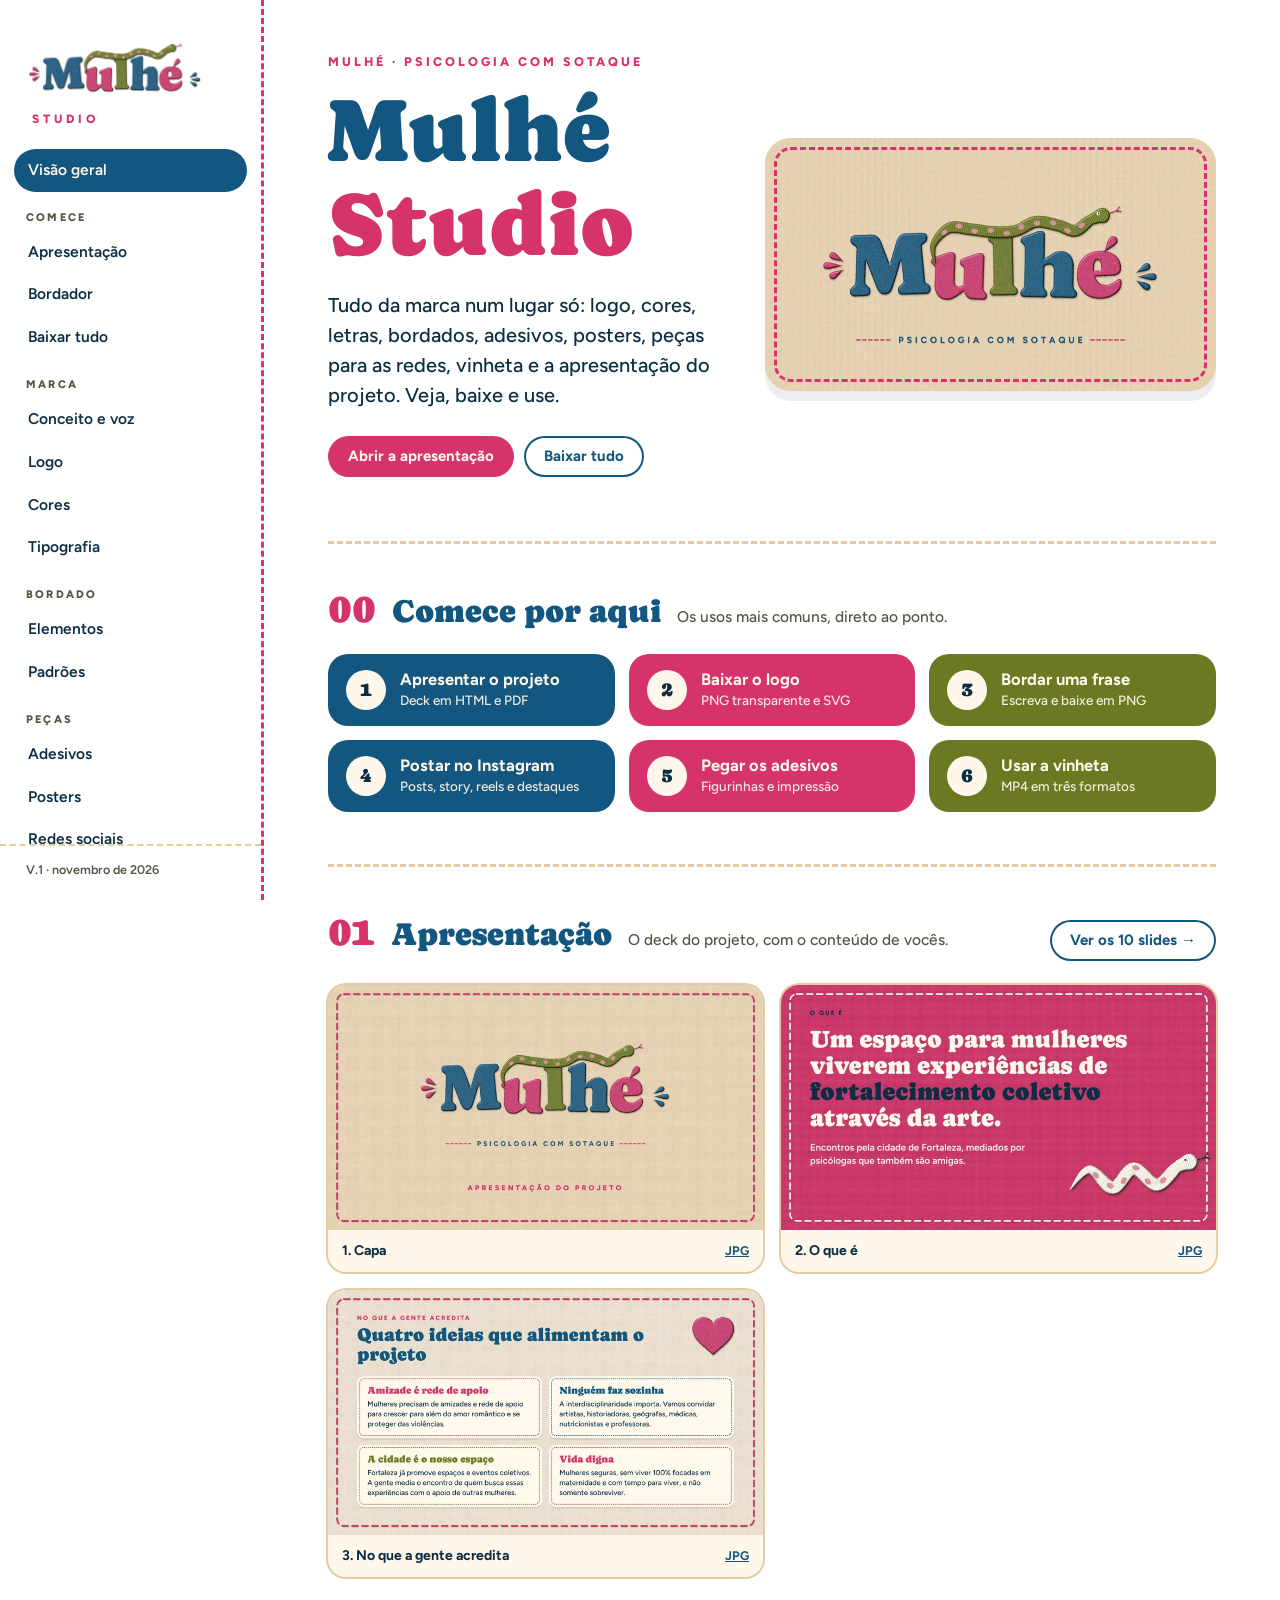
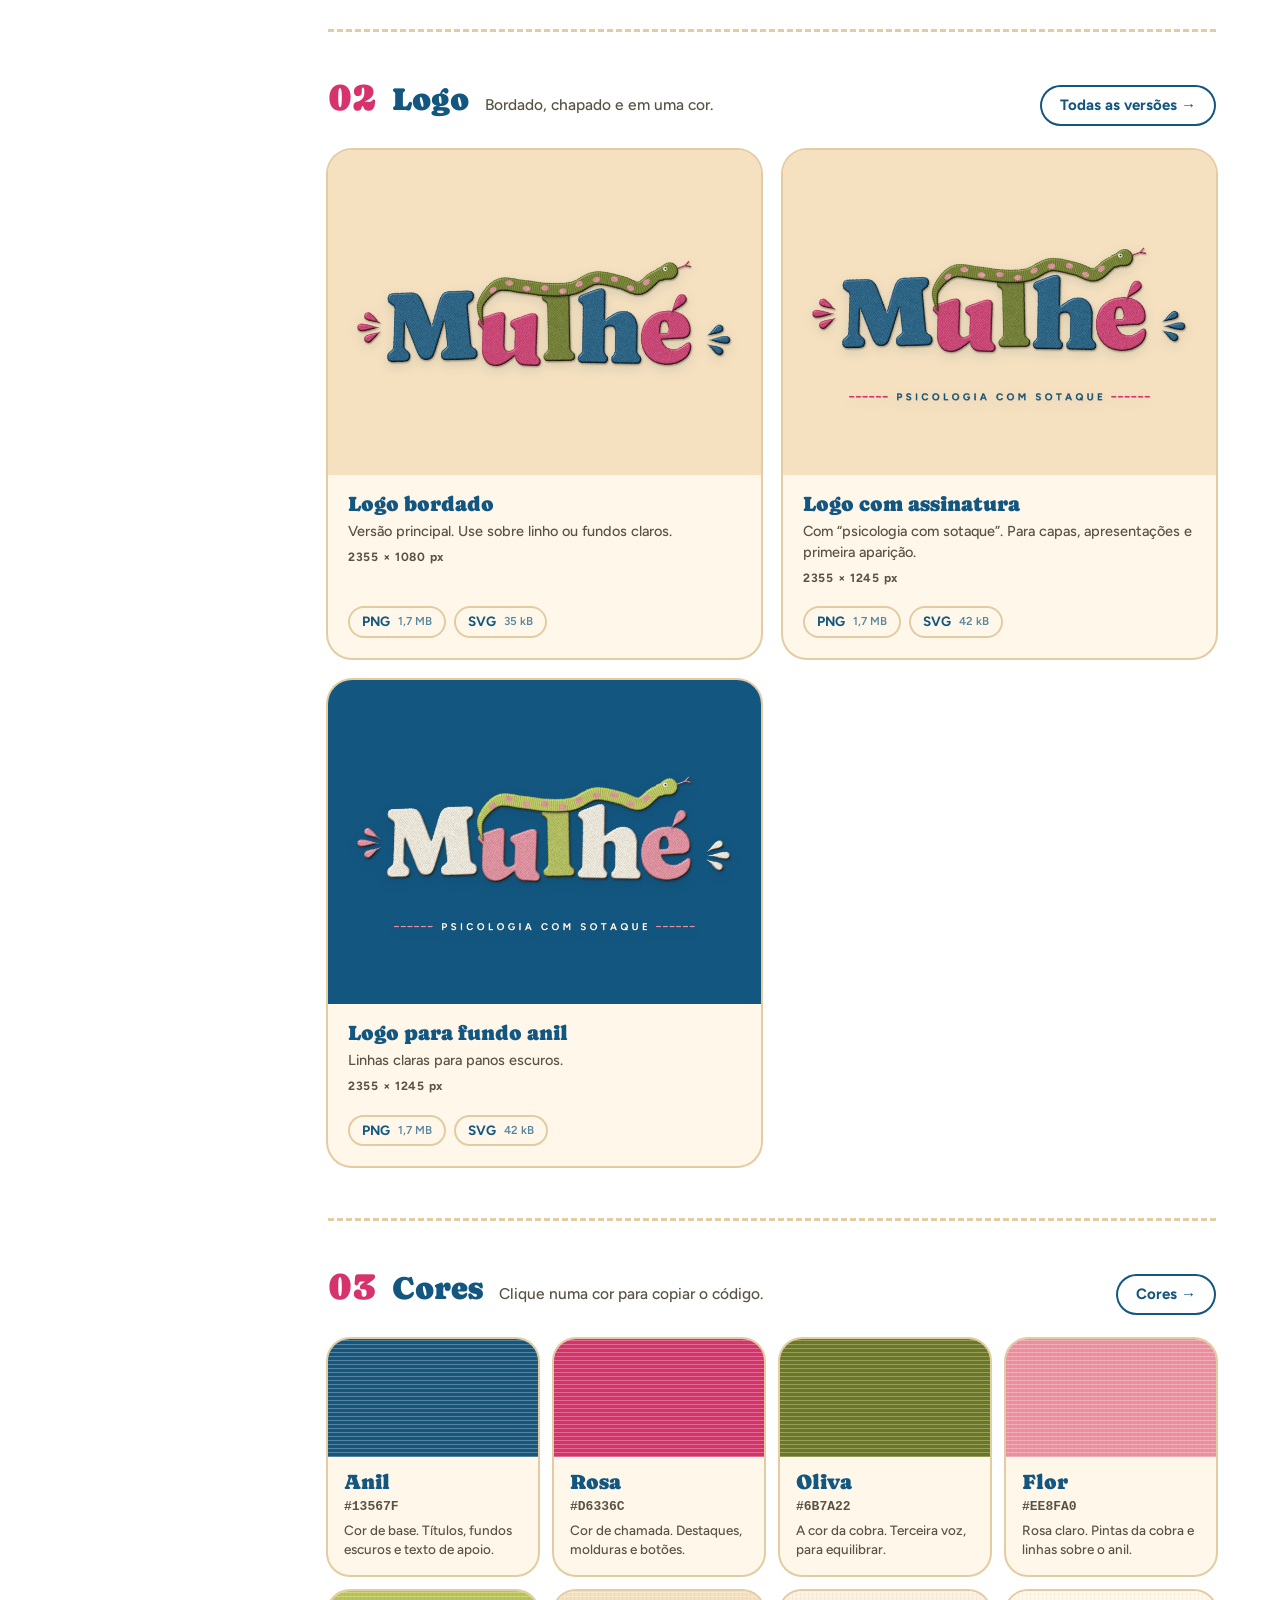
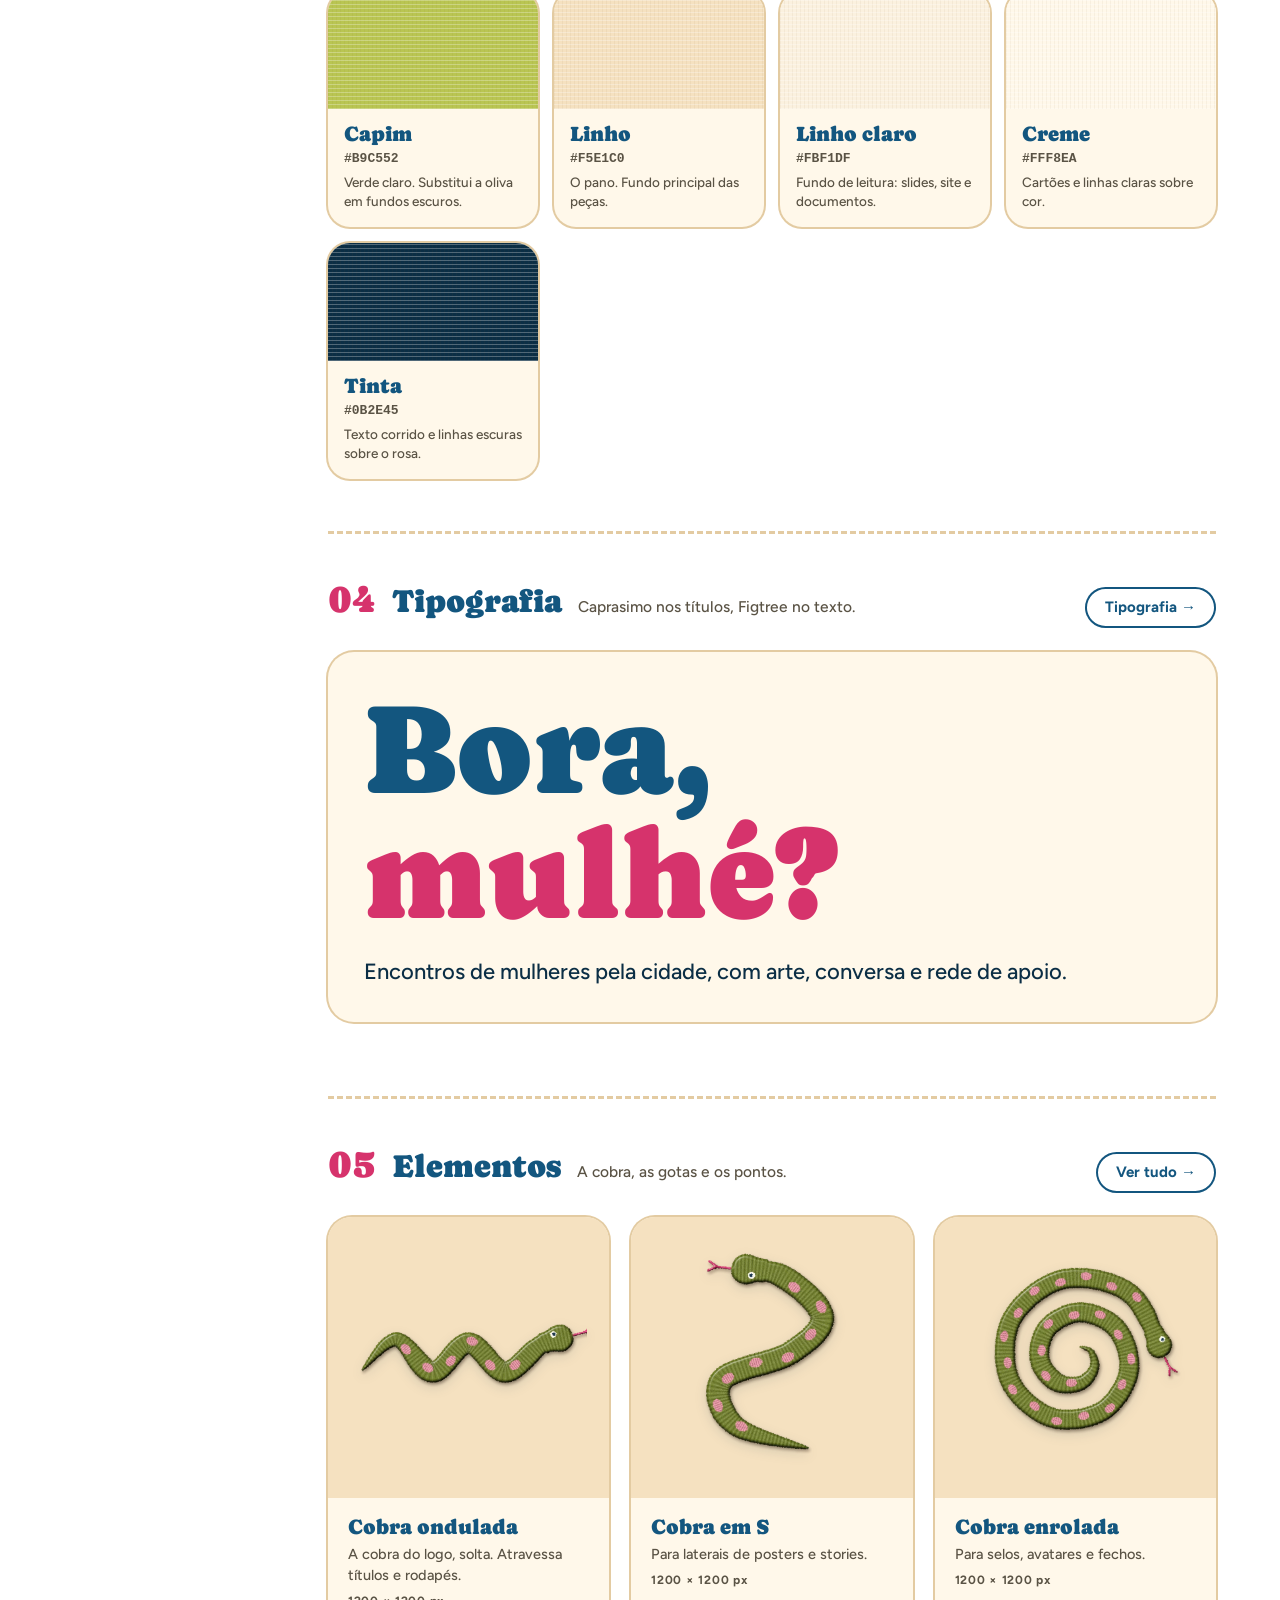
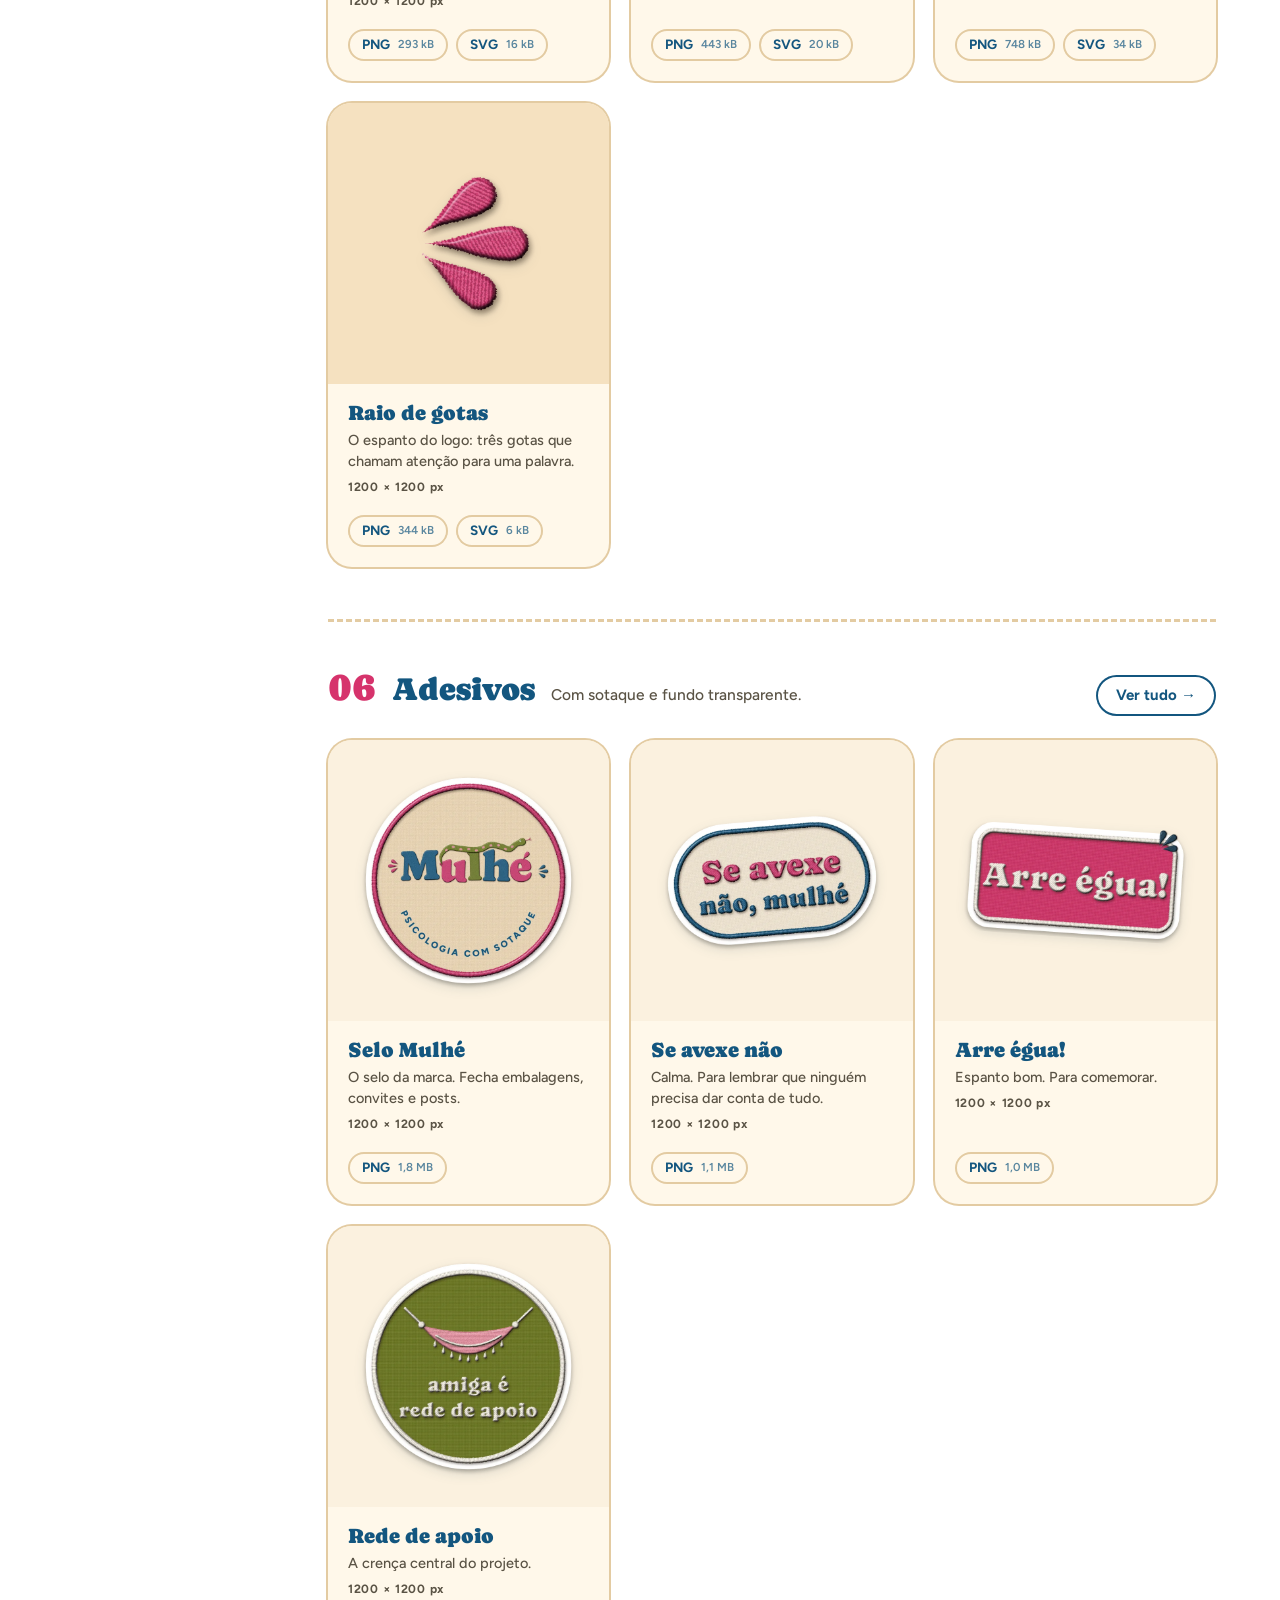
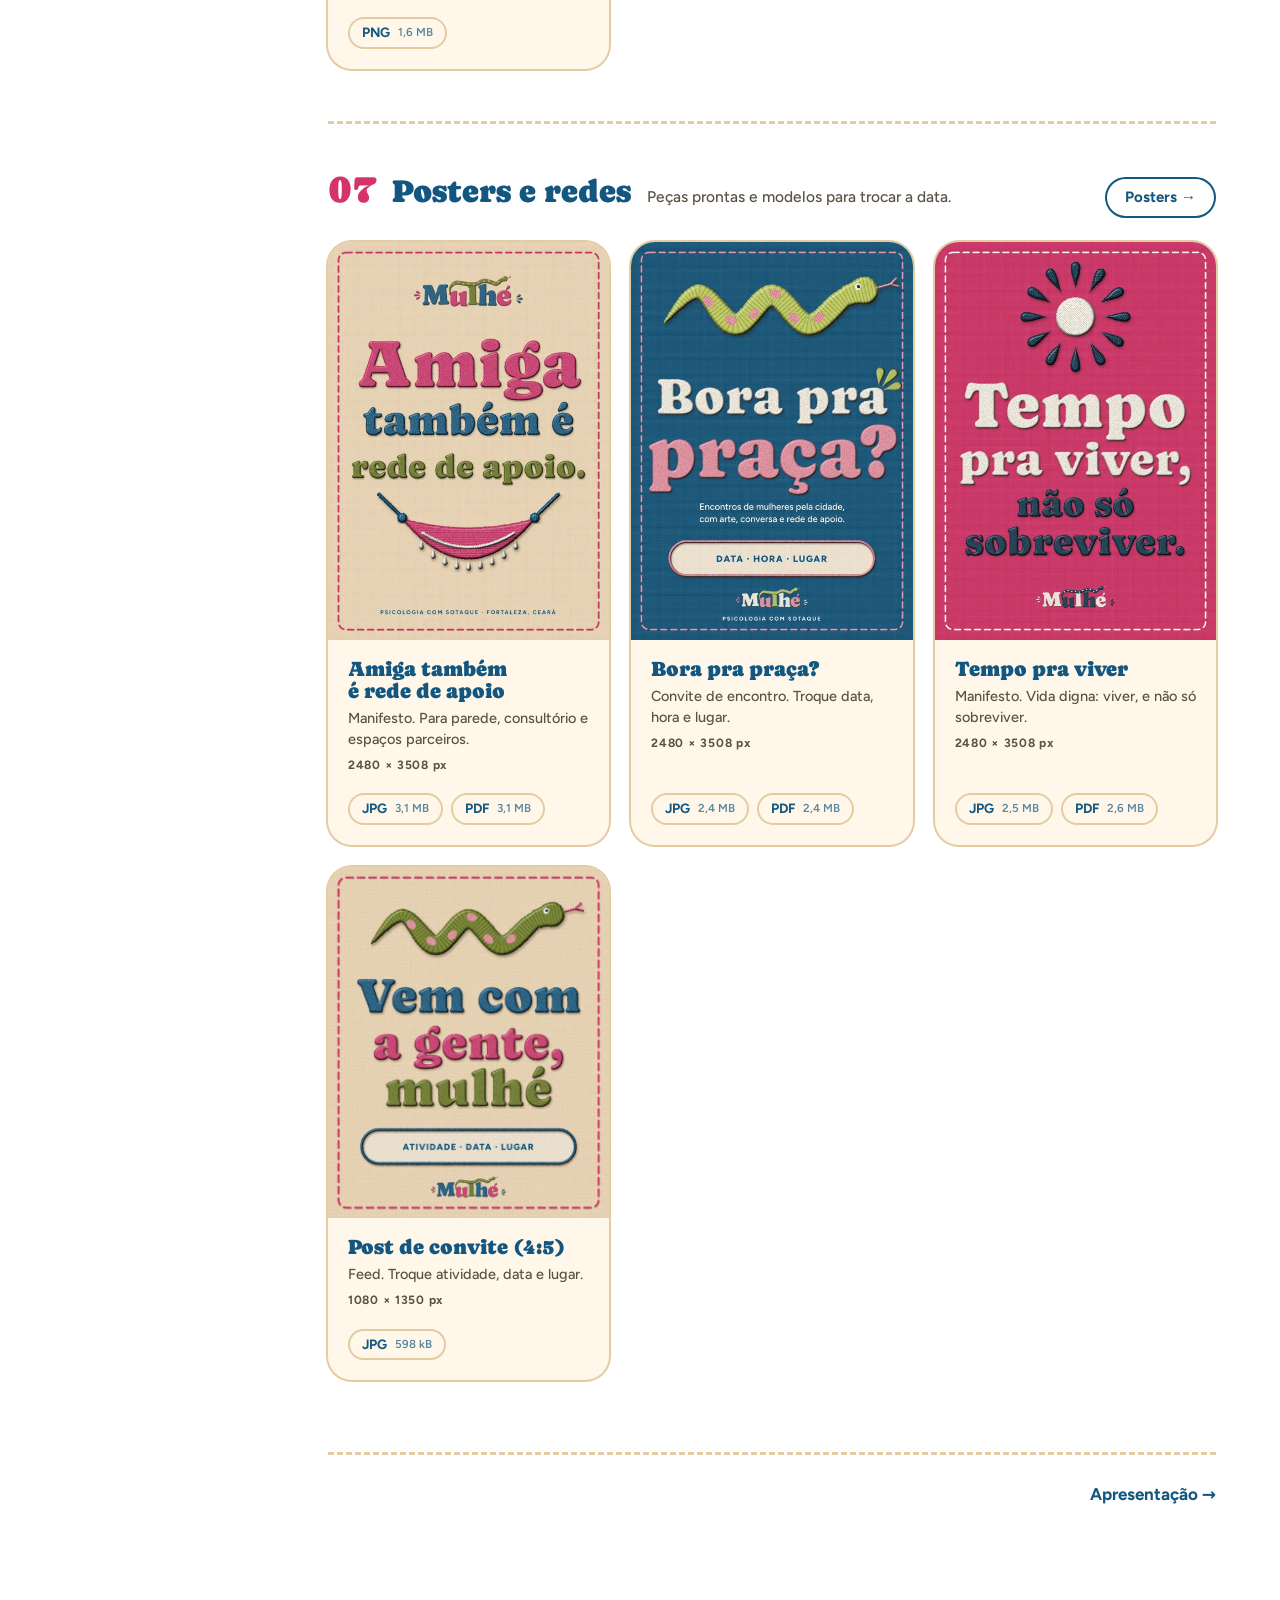
<file: index.html>
<!doctype html>
<html lang="pt-BR">
<head>
<meta charset="utf-8">
<meta name="viewport" content="width=device-width, initial-scale=1">
<title>Visão geral | Mulhé Studio</title>
<meta name="description" content="Mulhé Studio: a identidade bordada da Mulhé, psicologia com sotaque. Logo, cores, letras, elementos, adesivos, posters, redes, vinheta e apresentação para ver e baixar.">
<meta name="theme-color" content="#13567F">
<meta property="og:type" content="website">
<meta property="og:title" content="Mulhé Studio · psicologia com sotaque">
<meta property="og:description" content="A identidade bordada da Mulhé num lugar só: veja, baixe e use.">
<meta property="og:image" content="https://rogeriobie2016-ship-it.github.io/mulhe-studio/assets/img/og.jpg">
<meta property="og:image:width" content="1200">
<meta property="og:image:height" content="630">
<meta name="twitter:card" content="summary_large_image">
<link rel="icon" type="image/png" href="assets/img/favicon.png">
<link rel="stylesheet" href="assets/css/site.css">
</head>
<body>
<a class="skip" href="#conteudo">Pular para o conteúdo</a>
<header class="topbar">
  <button class="burger" id="burger" type="button" aria-label="Abrir menu" aria-expanded="false" aria-controls="menu">☰</button>
  <a href="#/inicio" aria-label="Mulhé Studio, visão geral"><img src="assets/img/t/mulhe-logo-bordado.webp" alt="Mulhé" width="118" height="54"></a>
</header>
<div class="overlay" id="overlay" hidden></div>
<nav class="menu" id="menu" aria-label="Menu principal">
  <a class="menu-top" href="#/inicio" aria-label="Mulhé Studio, visão geral"><img src="assets/img/t/mulhe-logo-bordado.webp" alt="Mulhé" width="190" height="87"><span>Studio</span></a>
  <div class="menu-scroll" id="menu-lista"></div>
  <div class="menu-foot" id="menu-versao"></div>
</nav>
<main id="conteudo" tabindex="-1"><p>Carregando…</p></main>
<div class="toast" id="toast" role="status" aria-live="polite"></div>
<noscript><p style="padding:24px;font-family:sans-serif">Este site precisa de JavaScript ligado.</p></noscript>
<script src="assets/js/dados.js"></script>
<script src="assets/js/mulhe-bordado.js"></script>
<script src="assets/js/fonte.js"></script>
<script src="assets/js/site.js"></script>
</body>
</html>
</file>
<file: assets/css/site.css>
/* Mulhé Studio */
@font-face{font-family:Caprasimo;src:url(../fonts/caprasimo.woff2) format("woff2");font-display:swap}
@font-face{font-family:Figtree;font-weight:300 900;src:url(../fonts/figtree.woff2) format("woff2");font-display:swap}
:root{--anil:#13567F;--rosa:#D6336C;--oliva:#6B7A22;--flor:#EE8FA0;--capim:#B9C552;--linho:#F5E1C0;--claro:#FBF1DF;--creme:#FFF8EA;--tinta:#0B2E45;--apoio:#5A5345;--borda:#E3CBA2;--menu:264px;
  --trama:repeating-linear-gradient(0deg,rgba(255,255,255,.28) 0 1px,transparent 1px 4px),repeating-linear-gradient(90deg,rgba(120,84,30,.055) 0 1px,transparent 1px 4px)}
*{box-sizing:border-box}
html{scroll-behavior:smooth}
body{margin:0;background:var(--claro) var(--trama);color:var(--tinta);font:500 17px/1.6 Figtree,system-ui,sans-serif;-webkit-font-smoothing:antialiased}
img,video{max-width:100%;display:block}
a{color:var(--anil)}
h1,h2,h3{font-family:Caprasimo,Georgia,serif;font-weight:400;line-height:1.05;margin:0;color:var(--anil);text-wrap:balance}
p{margin:0}
:focus-visible{outline:3px solid var(--rosa);outline-offset:3px;border-radius:6px}
.skip{position:absolute;left:-999px;top:8px;background:var(--anil);color:var(--creme);padding:10px 16px;border-radius:99px;z-index:50}.skip:focus{left:12px}

/* menu */
.menu{position:fixed;inset:0 auto 0 0;width:var(--menu);background:var(--linho) var(--trama);border-right:3px dashed var(--rosa);display:flex;flex-direction:column;z-index:30}
.menu-top{display:block;padding:26px 26px 14px;text-decoration:none}
.menu-top img{width:178px;height:auto}
.menu-top span{display:block;margin:2px 0 0 6px;font-weight:800;font-size:12px;letter-spacing:.34em;text-transform:uppercase;color:var(--rosa)}
.menu-scroll{flex:1;overflow:auto;padding:6px 14px 18px}
.menu h2{font:800 11px/1 Figtree,sans-serif;letter-spacing:.2em;text-transform:uppercase;color:var(--apoio);margin:20px 12px 8px}
.menu a.it{display:block;padding:9px 14px;border-radius:99px;color:var(--tinta);text-decoration:none;font-weight:600;font-size:15.5px}
.menu a.it:hover{background:rgba(19,86,127,.1)}
.menu a.it[aria-current=page]{background:var(--anil);color:var(--creme)}
.menu-foot{padding:14px 26px 20px;font-size:12.5px;font-weight:600;color:var(--apoio);border-top:2px dashed var(--borda)}
.topbar,.overlay{display:none}

/* conteúdo */
main{margin-left:var(--menu);padding:52px clamp(22px,5vw,72px) 96px;max-width:calc(var(--menu) + 1240px);outline:none}
.k{font-weight:800;font-size:12.5px;letter-spacing:.24em;text-transform:uppercase;color:var(--rosa)}
.pg-head{margin-bottom:38px;max-width:820px}
.pg-head h1{font-size:clamp(44px,6vw,76px);margin:10px 0 16px}
.lead{font-size:20px;line-height:1.5;color:var(--tinta);max-width:720px}
.apoio{color:var(--apoio)}
.btn{display:inline-flex;align-items:center;gap:8px;font:700 15px/1 Figtree,sans-serif;padding:13px 20px;border-radius:99px;border:0;background:var(--anil);color:var(--creme);text-decoration:none;cursor:pointer;transition:transform .15s,background .15s}
.btn:hover{background:var(--tinta);transform:translateY(-1px)}
.btn.rosa{background:var(--rosa)}.btn.rosa:hover{background:#B8245A}
.btn.linha{background:transparent;color:var(--anil);box-shadow:inset 0 0 0 2px var(--anil)}.btn.linha:hover{background:var(--anil);color:var(--creme)}
.btn.sm{padding:9px 14px;font-size:13.5px;background:var(--creme);color:var(--anil);box-shadow:inset 0 0 0 2px var(--borda)}
.btn.sm:hover{background:var(--anil);color:var(--creme);box-shadow:none}
.btn small{font-weight:600;opacity:.7;font-size:11.5px}
.btn[disabled]{opacity:.55;cursor:progress}
.acoes{display:flex;flex-wrap:wrap;gap:10px;margin-top:26px}

/* hero */
.hero{display:grid;grid-template-columns:minmax(0,1fr) minmax(0,1.15fr);gap:44px;align-items:center;margin-bottom:64px}
.hero h1{font-size:clamp(52px,7vw,96px);margin:12px 0 18px}
.hero h1 em{font-style:normal;color:var(--rosa)}
.quadro{border-radius:26px;overflow:hidden;background:var(--linho);outline:3px dashed var(--rosa);outline-offset:-12px;box-shadow:0 10px 0 rgba(11,46,69,.08)}
.quadro video,.quadro img{width:100%;height:auto}

/* seções */
.sec{padding:44px 0 8px;border-top:3px dashed var(--borda);margin-top:44px}
.sec:first-of-type{margin-top:0}
.sec-head{display:flex;flex-wrap:wrap;align-items:baseline;gap:8px 16px;margin-bottom:24px}
.sec-head .num{font:400 40px/1 Caprasimo,serif;color:var(--rosa)}
.sec-head h2{font-size:32px}
.sec-head p{color:var(--apoio);font-size:15.5px;flex:1;min-width:220px}
.sec-head .btn{margin-left:auto}
h2.sub{font-size:28px;margin:46px 0 16px}
.texto{max-width:720px;display:grid;gap:14px;font-size:18px}

/* comece */
.comece{display:grid;grid-template-columns:repeat(auto-fill,minmax(250px,1fr));gap:14px}
.comece a{display:flex;gap:14px;align-items:center;padding:16px 18px;border-radius:20px;background:var(--anil);color:var(--creme);text-decoration:none;transition:transform .15s}
.comece a:nth-child(3n+2){background:var(--rosa)}.comece a:nth-child(3n){background:var(--oliva)}
.comece a:hover{transform:translateY(-2px)}
.comece b{flex:none;width:40px;height:40px;border-radius:50%;background:var(--creme);color:var(--tinta);display:grid;place-items:center;font:400 20px/1 Caprasimo,serif}
.comece strong{display:block;font-size:16.5px;line-height:1.2}.comece span{font-size:13.5px;opacity:.92;line-height:1.3;display:block;margin-top:2px}

/* peças */
.grade{display:grid;grid-template-columns:repeat(auto-fill,minmax(270px,1fr));gap:22px}
.grade.larga{grid-template-columns:repeat(auto-fill,minmax(360px,1fr))}
.grade.estreita{grid-template-columns:repeat(auto-fill,minmax(210px,1fr))}
.peca{background:var(--creme);border-radius:24px;overflow:hidden;box-shadow:0 0 0 2px var(--borda);display:flex;flex-direction:column}
.thumb{display:grid;place-items:center;padding:22px;aspect-ratio:4/3;background:var(--linho) var(--trama)}
.thumb img{max-height:100%;width:auto;max-width:100%;object-fit:contain;filter:drop-shadow(0 4px 6px rgba(11,46,69,.12))}
.thumb.cheia{padding:0;aspect-ratio:auto;background:none}.thumb.cheia img{width:100%;filter:none}
.thumb.alta{aspect-ratio:3/4}
.bg-anil{background-color:var(--anil)}.bg-rosa{background-color:var(--rosa)}.bg-oliva{background-color:var(--oliva)}.bg-tinta{background-color:var(--tinta)}.bg-linhoClaro{background-color:var(--claro)}.bg-linho{background-color:var(--linho)}
.info{padding:18px 20px 20px;display:flex;flex-direction:column;gap:6px;flex:1}
.info h3{font-size:21px}
.info p{font-size:14.5px;line-height:1.45;color:var(--apoio)}
.info small.dim{font-size:12px;font-weight:700;letter-spacing:.06em;color:var(--apoio)}
.dl{display:flex;flex-wrap:wrap;gap:8px;margin-top:auto;padding-top:12px}

/* cores */
.cores{display:grid;grid-template-columns:repeat(auto-fill,minmax(200px,1fr));gap:16px}
.cor{border:0;padding:0;text-align:left;font:inherit;color:inherit;background:var(--creme);border-radius:22px;overflow:hidden;box-shadow:0 0 0 2px var(--borda);cursor:pointer;transition:transform .15s}
.cor:hover{transform:translateY(-2px)}
.cor i{display:block;height:118px;background-image:var(--trama)}
.cor div{padding:14px 16px 16px}
.cor b{display:block;font:400 21px/1.1 Caprasimo,serif;color:var(--anil)}
.cor code{font:700 13px/1 ui-monospace,Menlo,monospace;color:var(--apoio);display:block;margin:6px 0 8px}
.cor span{font-size:13.5px;line-height:1.4;color:var(--apoio);display:block}
table{border-collapse:collapse;width:100%;max-width:820px;font-size:15px;background:var(--creme);border-radius:18px;overflow:hidden;box-shadow:0 0 0 2px var(--borda)}
th,td{text-align:left;padding:12px 16px;border-bottom:2px dashed var(--borda)}tr:last-child td{border-bottom:0}
th{font-size:11.5px;letter-spacing:.16em;text-transform:uppercase;color:var(--apoio)}
td .am{display:inline-block;padding:5px 12px;border-radius:99px;font-weight:800}
.ok{color:var(--oliva);font-weight:800}.so{color:var(--rosa);font-weight:800}

/* tipografia */
.espec{background:var(--creme);border-radius:26px;padding:34px 36px;box-shadow:0 0 0 2px var(--borda);margin-bottom:22px}
.espec .gr{font:400 clamp(56px,10vw,140px)/.98 Caprasimo,serif;color:var(--anil)}.espec .gr em{font-style:normal;color:var(--rosa)}
.espec .abc{font-size:22px;line-height:1.5;margin-top:18px;word-break:break-word}
.pesos{display:grid;grid-template-columns:repeat(auto-fit,minmax(150px,1fr));gap:14px;margin-top:20px}
.pesos div{font-size:26px;line-height:1.2}.pesos small{display:block;font:700 11.5px/1 Figtree;letter-spacing:.14em;text-transform:uppercase;color:var(--apoio);margin-bottom:8px}

/* listas de regra */
.regras{display:grid;grid-template-columns:repeat(auto-fit,minmax(260px,1fr));gap:16px;list-style:none;padding:0;margin:0}
.regras li{background:var(--creme);border-radius:20px;padding:18px 20px;box-shadow:0 0 0 2px var(--borda);font-size:15.5px;line-height:1.45}
.regras b{display:block;font:400 20px/1.15 Caprasimo,serif;color:var(--anil);margin-bottom:6px}
.regras.nao b{color:var(--rosa)}
.voz{display:grid;grid-template-columns:repeat(auto-fit,minmax(240px,1fr));gap:14px}
.voz div{border-radius:20px;padding:18px 20px;background:var(--anil);color:var(--creme)}
.voz div:nth-child(3n+2){background:var(--rosa)}.voz div:nth-child(3n){background:var(--oliva)}
.voz b{display:block;font:400 22px/1.1 Caprasimo,serif;margin-bottom:6px}.voz span{font-size:15px;line-height:1.4}
.aviso{margin-top:26px;max-width:820px;padding:18px 22px;border-radius:20px;background:var(--linho) var(--trama);outline:3px dashed var(--rosa);outline-offset:-9px;font-size:15.5px}

/* slides */
.slides{display:grid;grid-template-columns:repeat(auto-fill,minmax(300px,1fr));gap:18px}
.slides figure{margin:0;background:var(--creme);border-radius:18px;overflow:hidden;box-shadow:0 0 0 2px var(--borda)}
.slides figcaption{display:flex;justify-content:space-between;gap:10px;align-items:center;padding:10px 14px;font-size:14px;font-weight:700}
.slides figcaption a{font-size:12.5px}

/* vinheta */
.videos{display:grid;grid-template-columns:repeat(auto-fill,minmax(320px,1fr));gap:22px;align-items:start}
.videos video{width:100%;background:var(--linho)}

/* bordador */
.bordador{display:grid;grid-template-columns:minmax(0,1.35fr) minmax(260px,.8fr);gap:26px;align-items:start}
.palco{border-radius:26px;background:var(--creme) var(--trama);box-shadow:0 0 0 2px var(--borda);padding:18px;display:grid;place-items:center}
.palco svg{width:100%;height:auto;display:block}
.painel{background:var(--creme);border-radius:26px;padding:24px;box-shadow:0 0 0 2px var(--borda);display:grid;gap:18px}
.painel label,.painel legend{font:800 11.5px/1 Figtree;letter-spacing:.16em;text-transform:uppercase;color:var(--apoio);display:block;margin-bottom:8px;padding:0}
.painel input[type=text]{width:100%;font:600 17px Figtree,sans-serif;padding:12px 14px;border-radius:14px;border:2px solid var(--borda);background:#fff;color:var(--tinta)}
.painel fieldset{border:0;padding:0;margin:0}
.chips{display:flex;flex-wrap:wrap;gap:8px}
.chips button{font:700 14px Figtree,sans-serif;padding:9px 14px;border-radius:99px;border:2px solid var(--borda);background:#fff;color:var(--tinta);cursor:pointer}
.chips button[aria-pressed=true]{background:var(--anil);border-color:var(--anil);color:var(--creme)}
.chips button.sw{width:38px;height:38px;padding:0;border-radius:50%}
.chips button.sw[aria-pressed=true]{outline:3px solid var(--tinta);outline-offset:2px;border-color:var(--creme)}

.toast{position:fixed;left:50%;bottom:26px;transform:translate(-50%,20px);background:var(--tinta);color:var(--creme);padding:12px 20px;border-radius:99px;font-weight:700;font-size:14.5px;opacity:0;pointer-events:none;transition:.25s;z-index:60;max-width:90vw;text-align:center}
.toast.on{opacity:1;transform:translate(-50%,0)}
.pager{display:flex;justify-content:space-between;gap:12px;margin-top:64px;padding-top:26px;border-top:3px dashed var(--borda)}
.pager a{text-decoration:none;font-weight:700}

@media (max-width:900px){
  .menu{transform:translateX(-102%);transition:transform .22s;box-shadow:0 0 40px rgba(11,46,69,.3)}
  .menu.aberto{transform:none}
  .topbar{display:flex;position:sticky;top:0;z-index:20;align-items:center;gap:12px;padding:8px 14px;background:var(--linho) var(--trama);border-bottom:3px dashed var(--rosa)}
  .topbar img{height:44px;width:auto}
  .burger{font-size:22px;line-height:1;background:var(--anil);color:var(--creme);border:0;border-radius:12px;width:44px;height:44px;cursor:pointer}
  .overlay{display:block;position:fixed;inset:0;background:rgba(11,46,69,.45);z-index:25}.overlay[hidden]{display:none}
  main{margin-left:0;padding-top:30px}
  .hero,.bordador{grid-template-columns:1fr}
}
@media (prefers-reduced-motion:reduce){*{transition:none!important;scroll-behavior:auto!important}}
</file>
